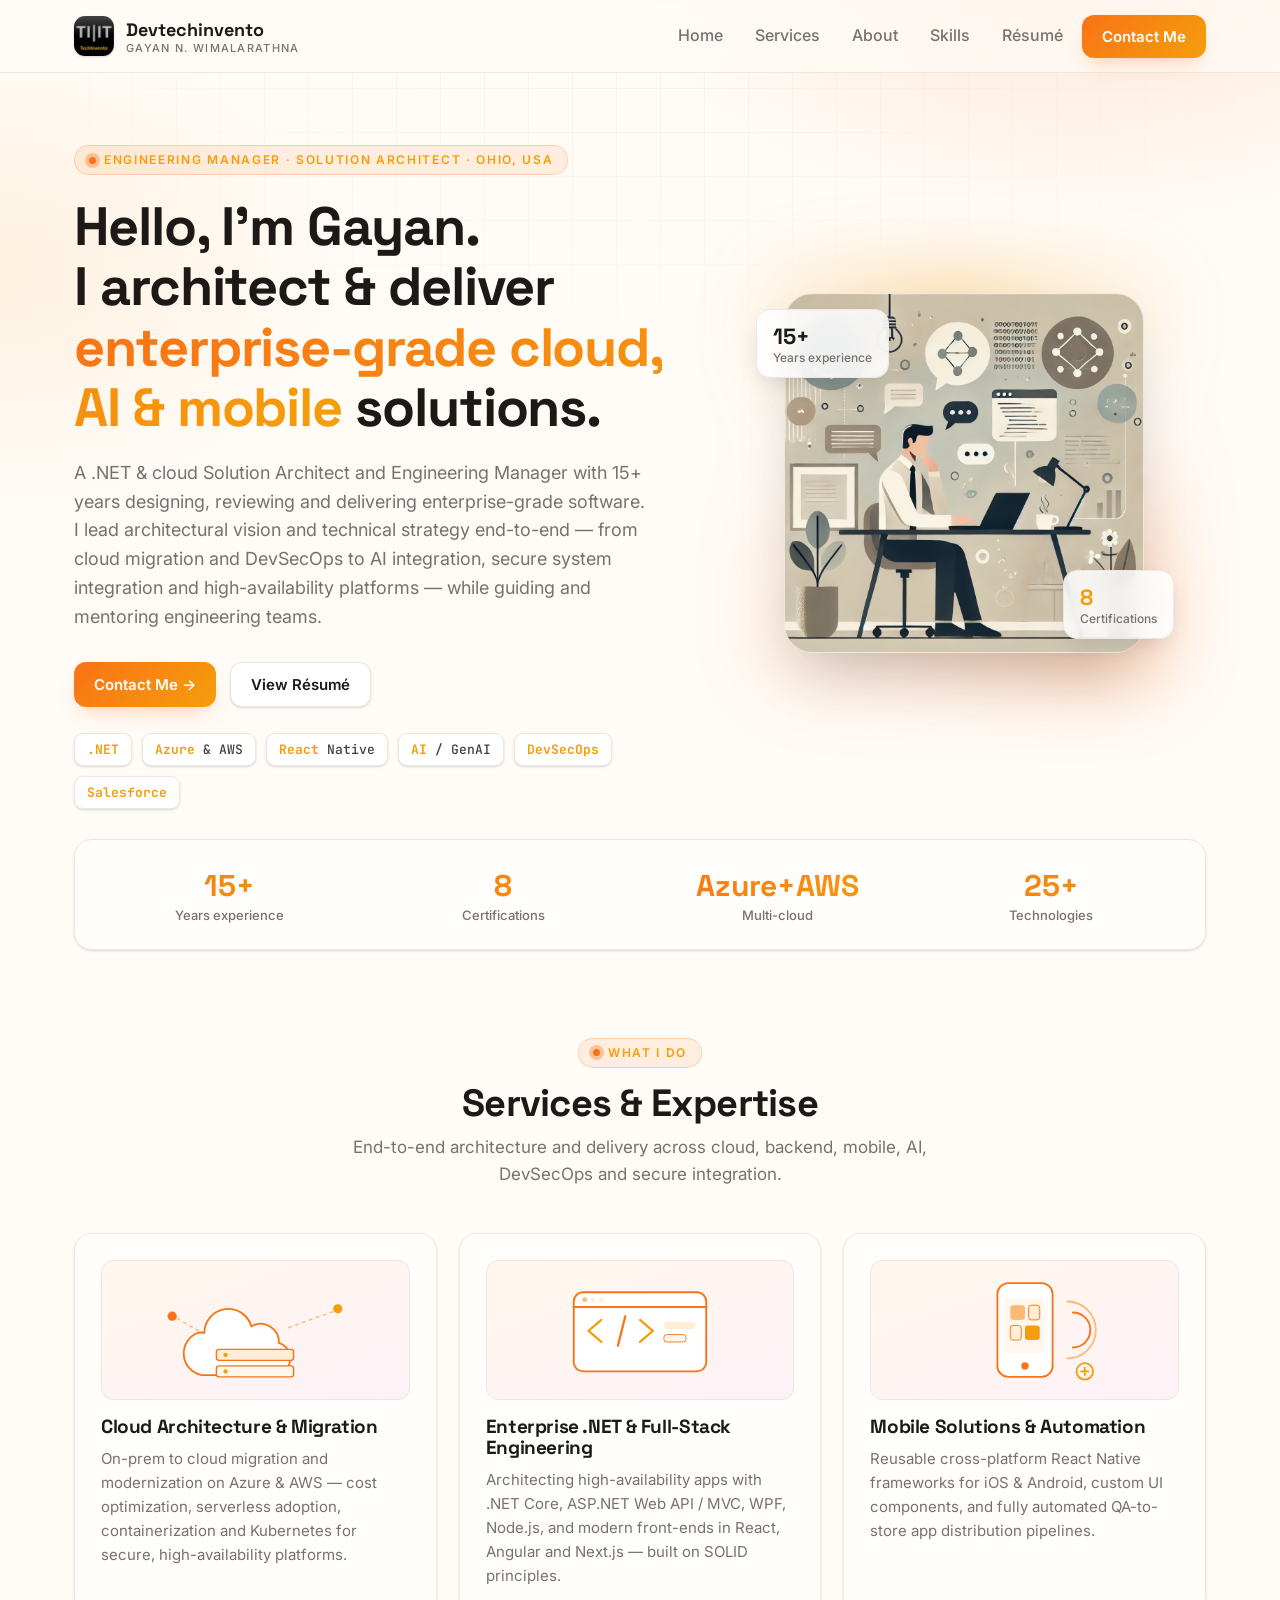
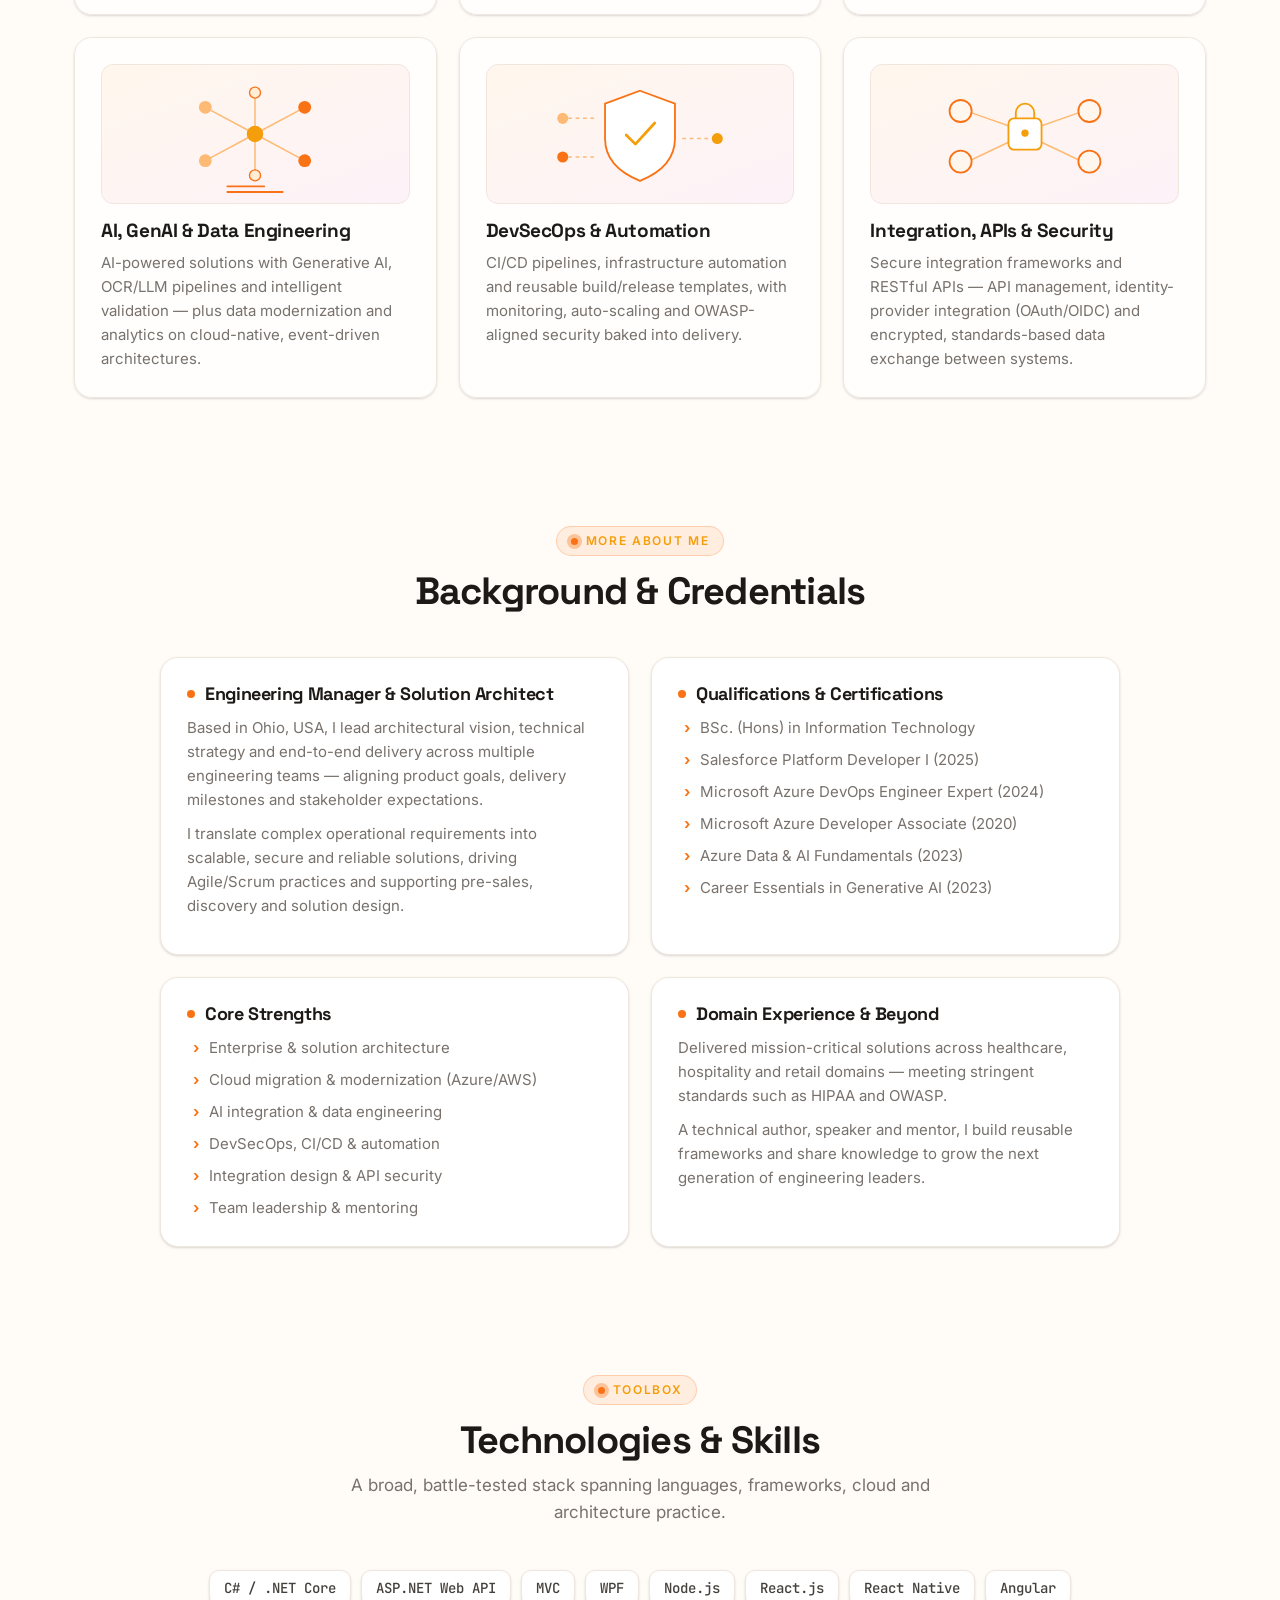
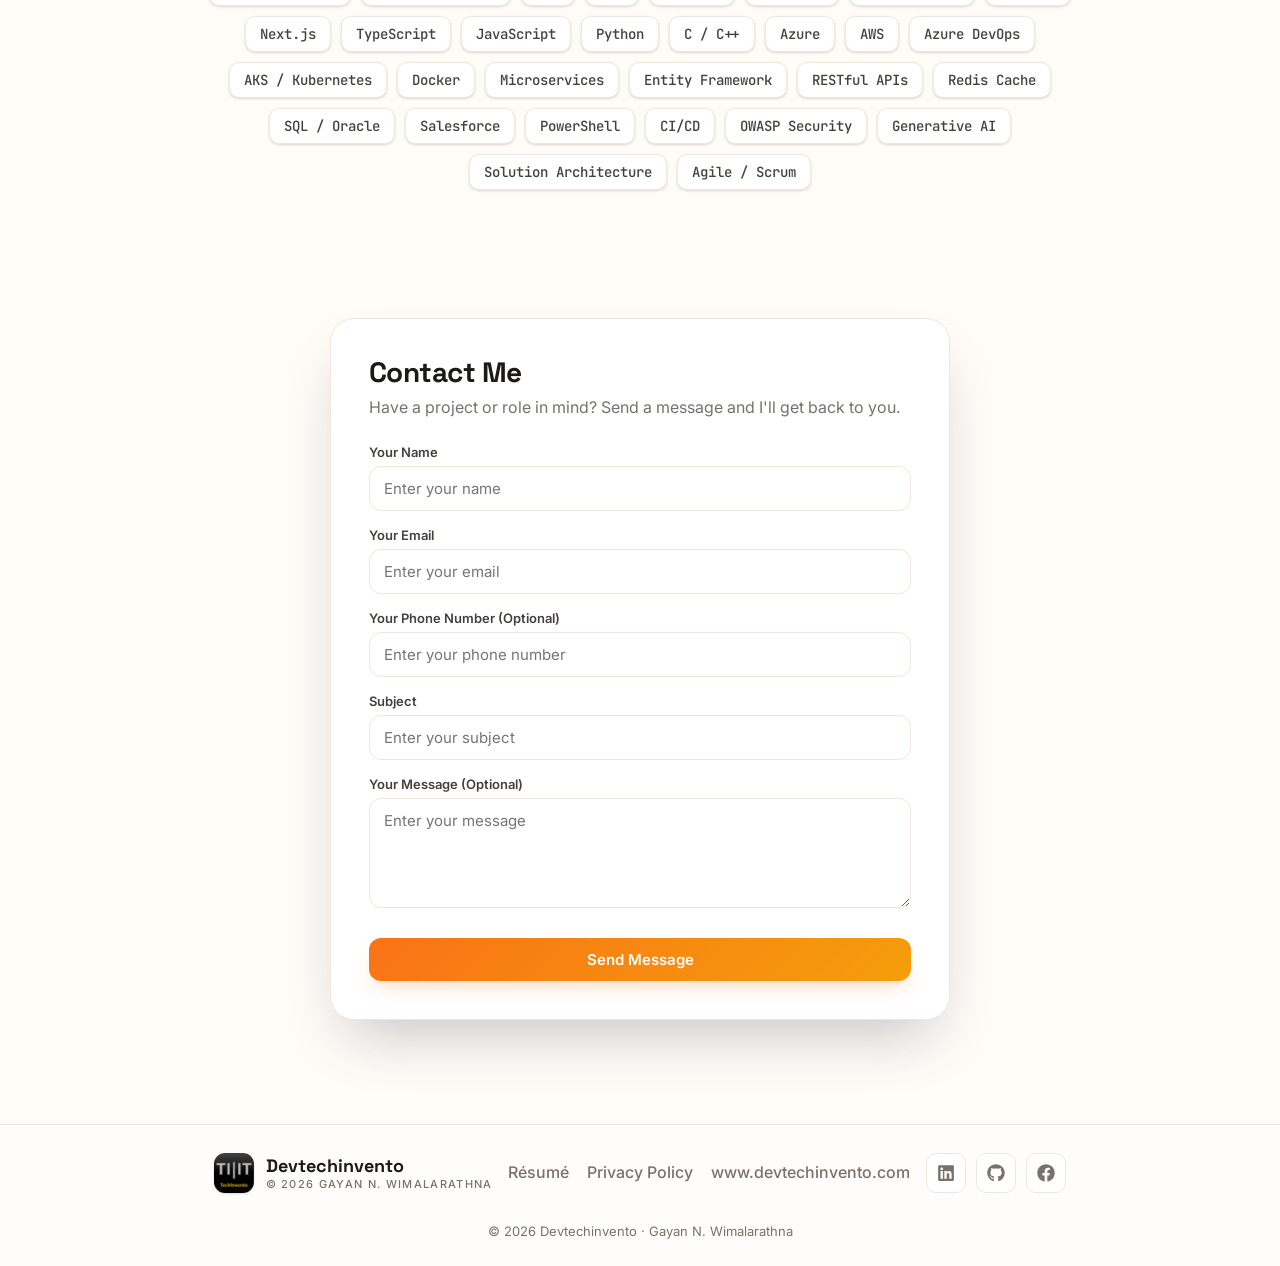
<file: index.html>
<!doctype html><html lang="en"><head><meta charset="utf-8"/><link rel="icon" href="./favicon.ico"/><meta name="viewport" content="width=device-width,initial-scale=1"/><meta name="theme-color" content="#000000"/><meta name="description" content="Web site created using create-react-app"/><link rel="apple-touch-icon" href="./logo.png"/><link rel="manifest" href="./manifest.json"/><title>Devtechinvento by Gayan N. Wimalarathna</title><link rel="preconnect" href="https://fonts.googleapis.com"><link rel="preconnect" href="https://fonts.gstatic.com" crossorigin><link href="https://fonts.googleapis.com/css2?family=Space+Grotesk:wght@500;600;700&family=Inter:wght@400;500;600;700&family=JetBrains+Mono:wght@500&display=swap" rel="stylesheet"><script async src="https://www.googletagmanager.com/gtag/js?id=G-KMHWHFSXY2"></script><script>function gtag(){dataLayer.push(arguments)}window.dataLayer=window.dataLayer||[],gtag("js",new Date),gtag("config","G-KMHWHFSXY2")</script><script id="usercentrics-cmp" src="https://web.cmp.usercentrics.eu/ui/loader.js" data-settings-id="2JQtDsUoTkPlQz" async></script><script defer="defer" src="./static/js/main.a3ef1c4e.js"></script><link href="./static/css/main.49dd3108.css" rel="stylesheet"></head><body><noscript>You need to enable JavaScript to run this app.</noscript><div id="root"></div></body></html>
</file>
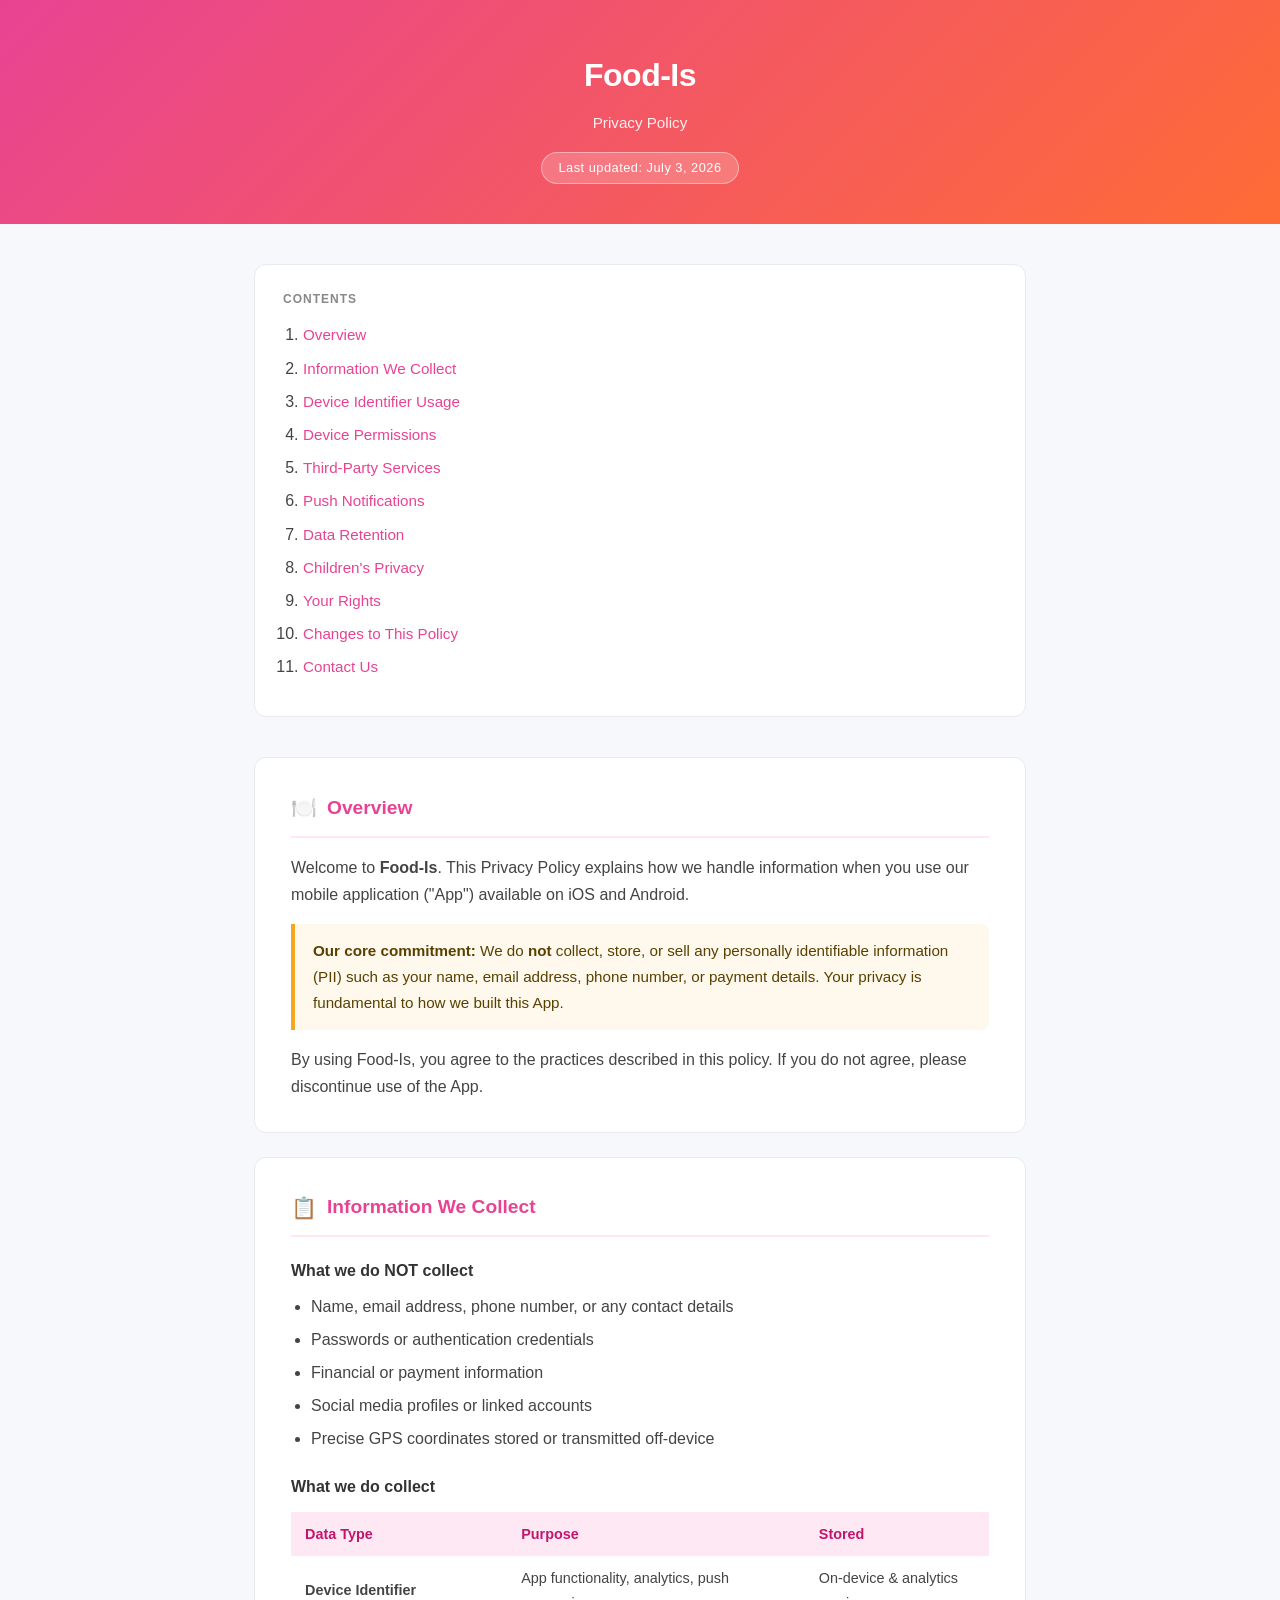
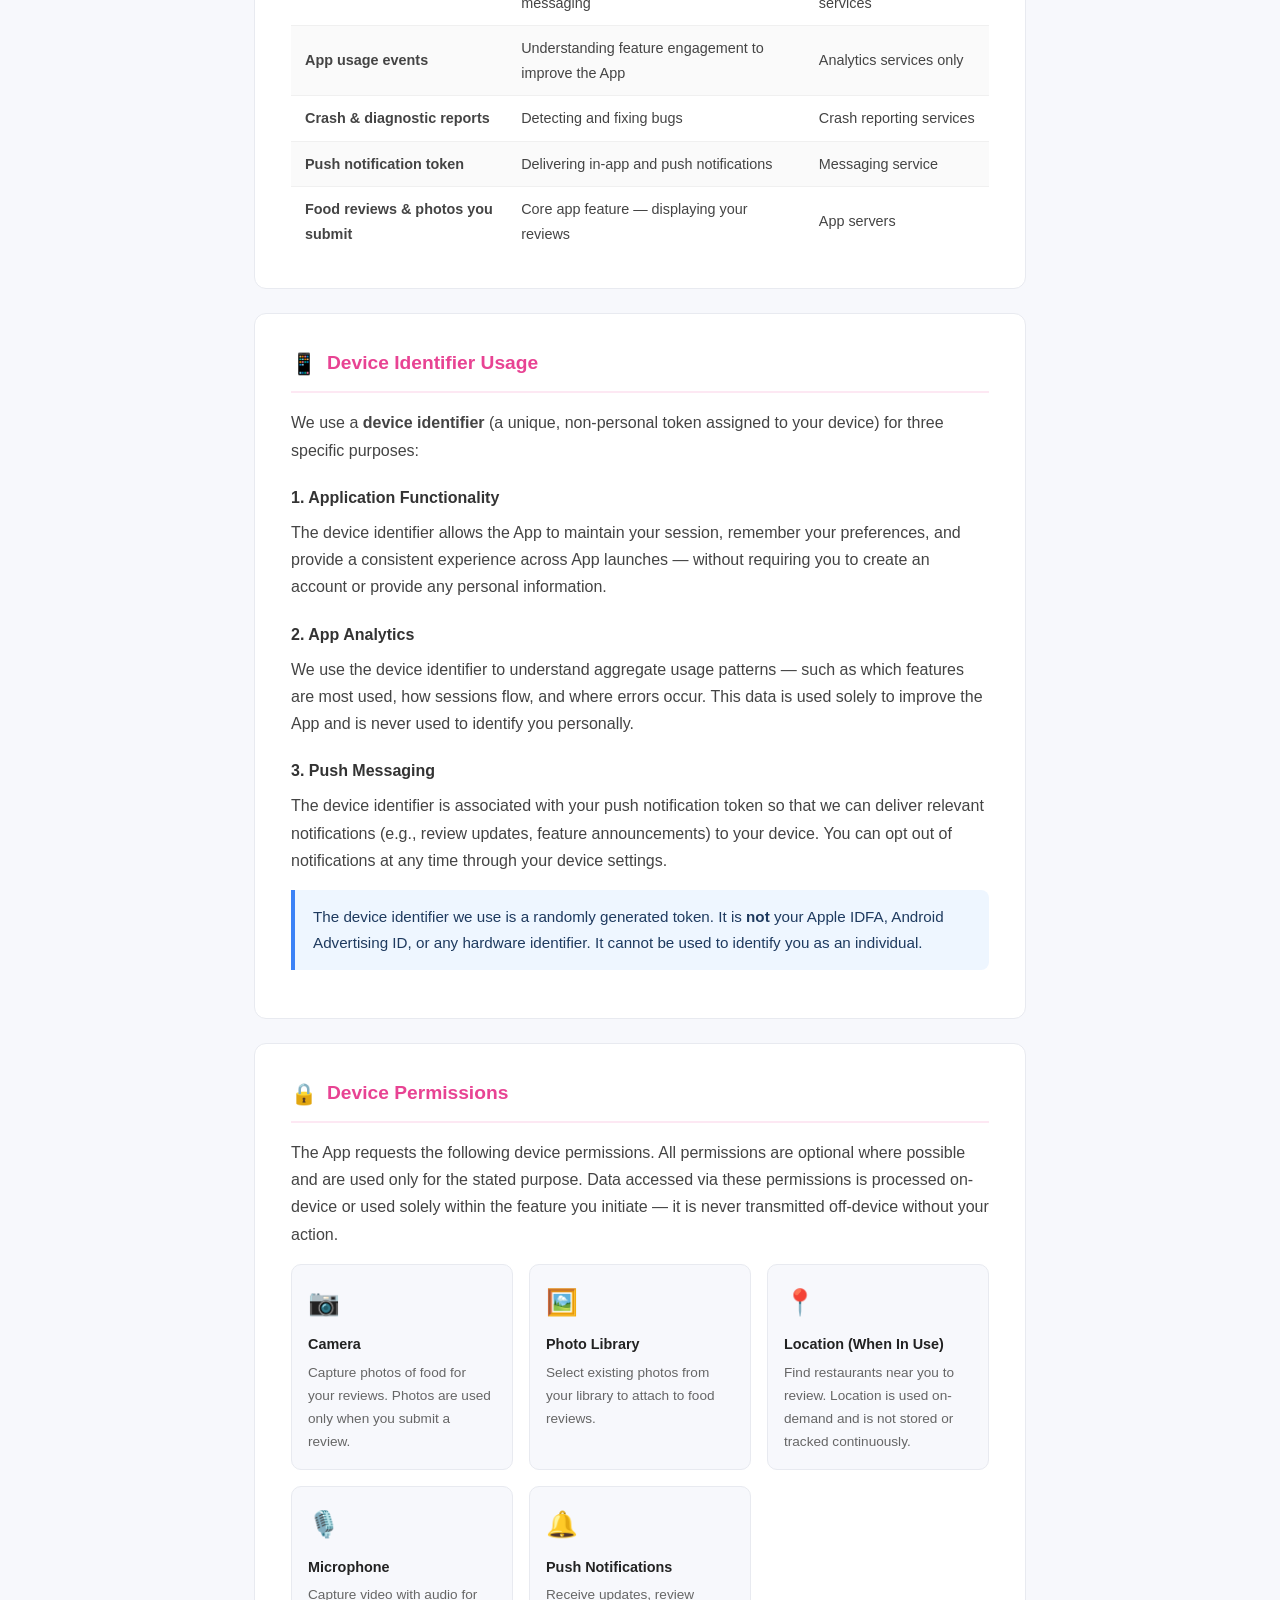
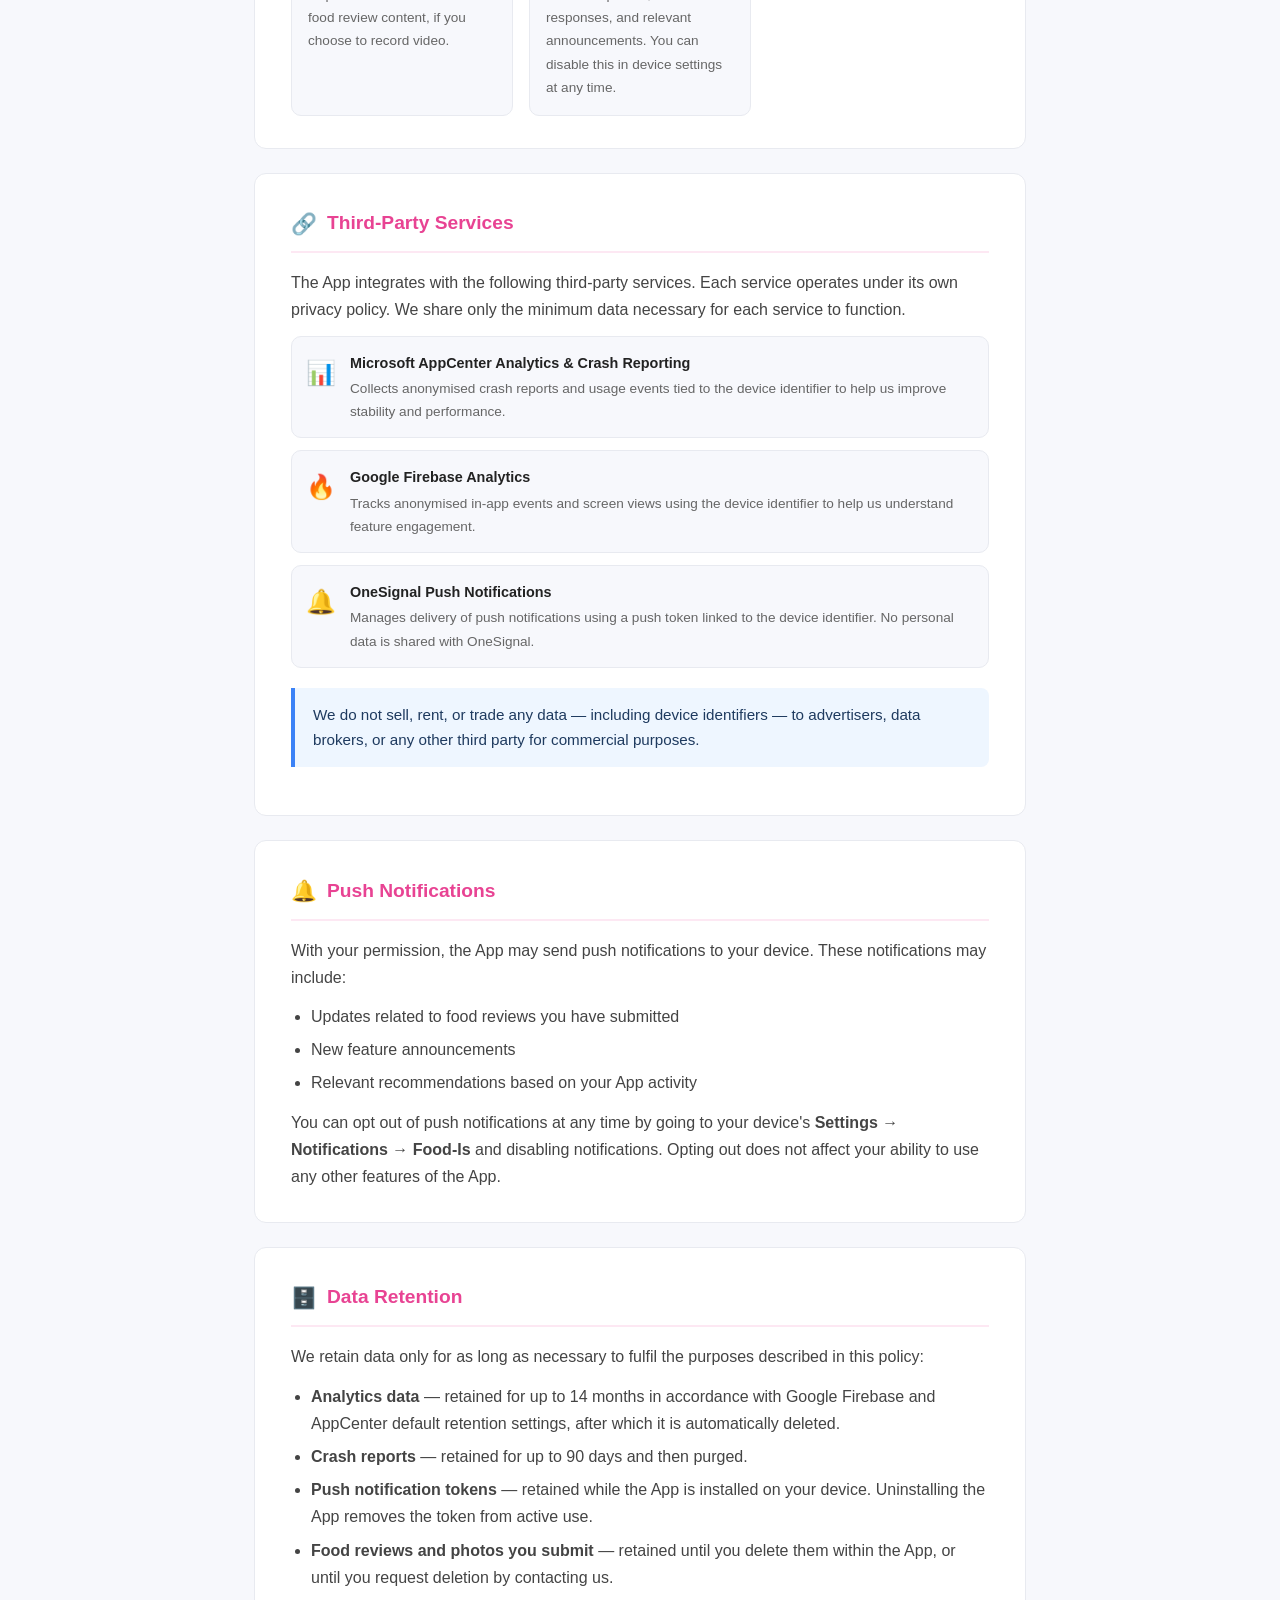
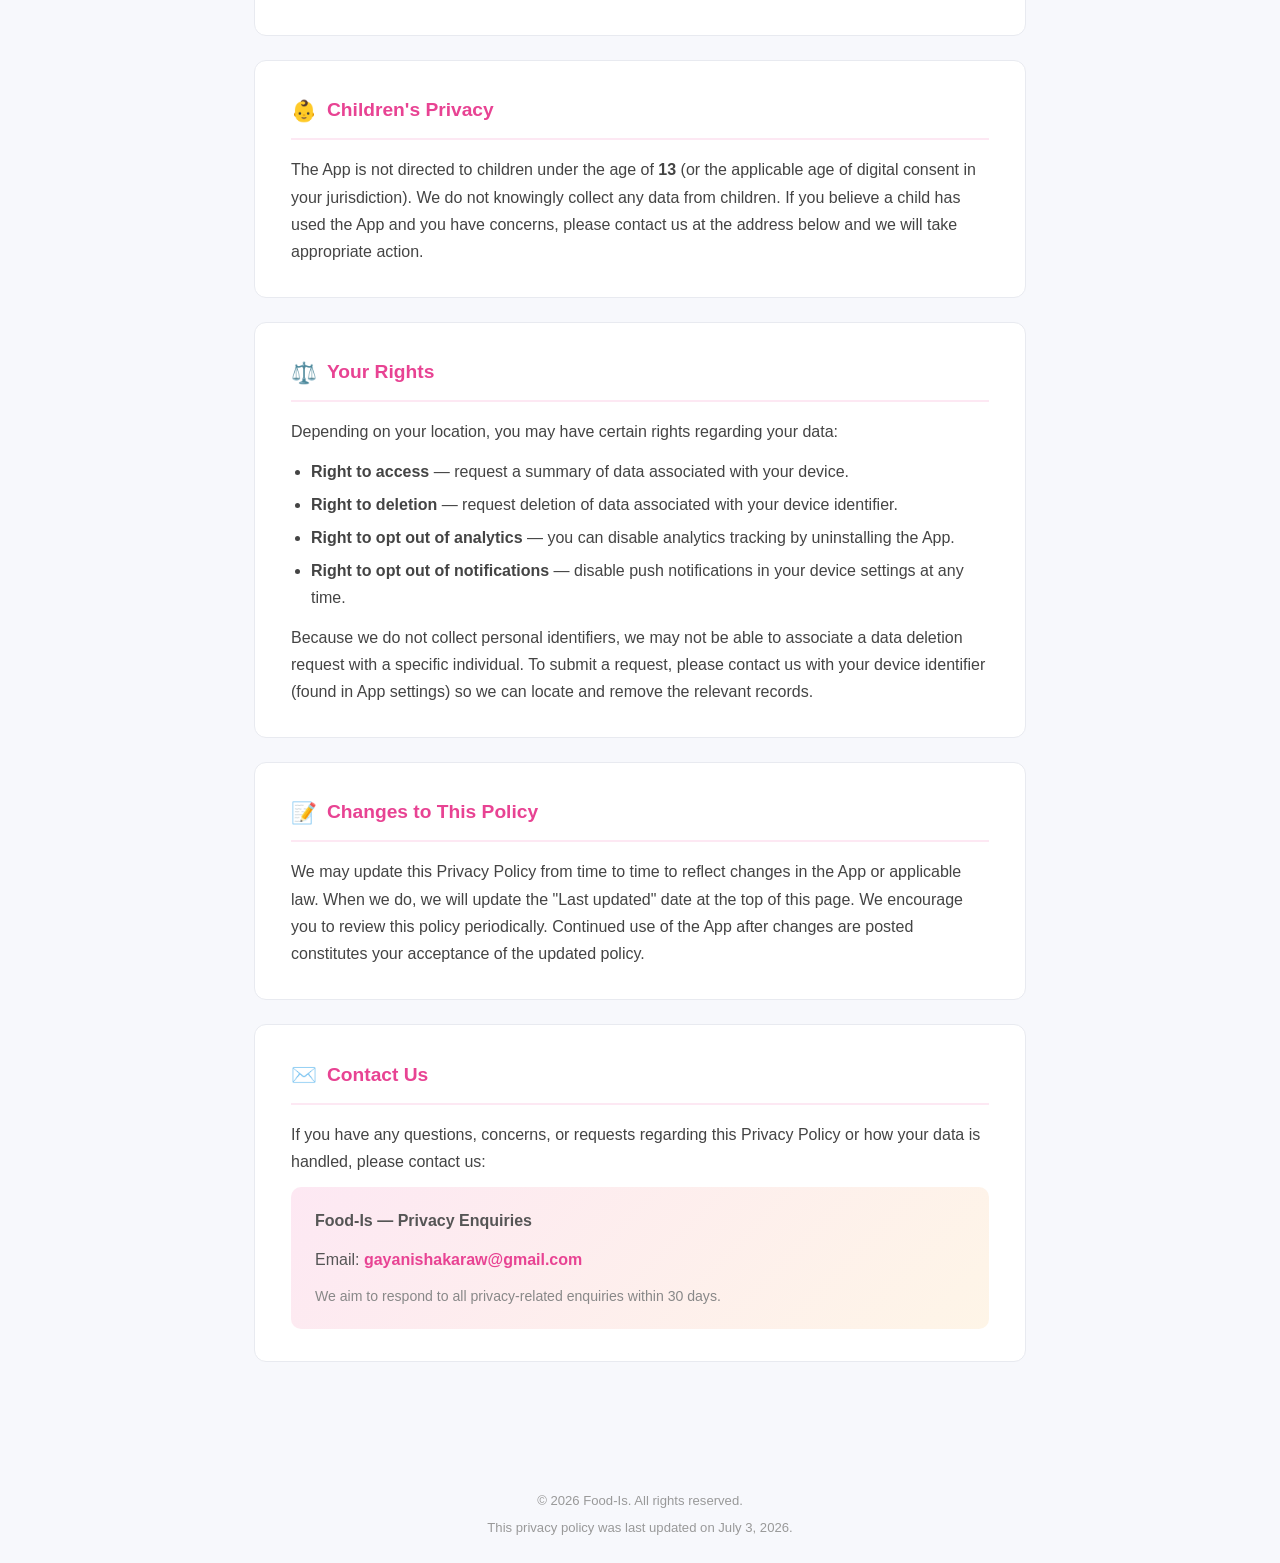
<file: static/apps-privacy-policy.html>
<!DOCTYPE html>
<html lang="en">
<head>
  <meta charset="UTF-8" />
  <meta name="viewport" content="width=device-width, initial-scale=1.0" />
  <title>Privacy Policy – Food-Is</title>
  <style>
    *, *::before, *::after { box-sizing: border-box; margin: 0; padding: 0; }

    body {
      font-family: -apple-system, BlinkMacSystemFont, "Segoe UI", Roboto, Helvetica, Arial, sans-serif;
      font-size: 16px;
      line-height: 1.7;
      color: #1a1a2e;
      background: #f7f8fc;
    }

    header {
      background: linear-gradient(135deg, #e84393 0%, #ff6b35 100%);
      color: #fff;
      padding: 48px 24px 40px;
      text-align: center;
    }

    header h1 {
      font-size: 2rem;
      font-weight: 700;
      letter-spacing: -0.5px;
    }

    header p {
      margin-top: 8px;
      font-size: 0.95rem;
      opacity: 0.9;
    }

    .badge {
      display: inline-block;
      margin-top: 16px;
      background: rgba(255,255,255,0.2);
      border: 1px solid rgba(255,255,255,0.4);
      border-radius: 20px;
      padding: 4px 16px;
      font-size: 0.8rem;
      letter-spacing: 0.5px;
    }

    main {
      max-width: 820px;
      margin: 0 auto;
      padding: 40px 24px 80px;
    }

    .toc {
      background: #fff;
      border: 1px solid #e8eaf0;
      border-radius: 12px;
      padding: 24px 28px;
      margin-bottom: 40px;
    }

    .toc h2 {
      font-size: 0.75rem;
      font-weight: 700;
      text-transform: uppercase;
      letter-spacing: 1px;
      color: #888;
      margin-bottom: 12px;
    }

    .toc ol {
      padding-left: 20px;
    }

    .toc li {
      margin: 6px 0;
    }

    .toc a {
      color: #e84393;
      text-decoration: none;
      font-size: 0.95rem;
    }

    .toc a:hover { text-decoration: underline; }

    section {
      background: #fff;
      border: 1px solid #e8eaf0;
      border-radius: 12px;
      padding: 32px 36px;
      margin-bottom: 24px;
    }

    section h2 {
      font-size: 1.2rem;
      font-weight: 700;
      color: #e84393;
      margin-bottom: 16px;
      padding-bottom: 10px;
      border-bottom: 2px solid #fde8f3;
      display: flex;
      align-items: center;
      gap: 10px;
    }

    section h2 .icon {
      font-size: 1.3rem;
    }

    section h3 {
      font-size: 1rem;
      font-weight: 600;
      color: #333;
      margin: 20px 0 8px;
    }

    section p {
      color: #444;
      margin-bottom: 12px;
    }

    section p:last-child { margin-bottom: 0; }

    ul, ol {
      padding-left: 20px;
      color: #444;
      margin-bottom: 12px;
    }

    li { margin: 6px 0; }

    .highlight-box {
      background: #fef9ec;
      border-left: 4px solid #f5a623;
      border-radius: 0 8px 8px 0;
      padding: 14px 18px;
      margin: 16px 0;
      color: #5a4000;
      font-size: 0.95rem;
    }

    .info-box {
      background: #eef6ff;
      border-left: 4px solid #3b82f6;
      border-radius: 0 8px 8px 0;
      padding: 14px 18px;
      margin: 16px 0;
      color: #1e3a5f;
      font-size: 0.95rem;
    }

    .permission-grid {
      display: grid;
      grid-template-columns: repeat(auto-fit, minmax(220px, 1fr));
      gap: 16px;
      margin-top: 16px;
    }

    .permission-card {
      background: #f7f8fc;
      border: 1px solid #e8eaf0;
      border-radius: 10px;
      padding: 16px;
    }

    .permission-card .perm-icon {
      font-size: 1.6rem;
      margin-bottom: 8px;
    }

    .permission-card h4 {
      font-size: 0.9rem;
      font-weight: 700;
      color: #222;
      margin-bottom: 4px;
    }

    .permission-card p {
      font-size: 0.85rem;
      color: #666;
      margin: 0;
    }

    table {
      width: 100%;
      border-collapse: collapse;
      font-size: 0.9rem;
      margin-top: 12px;
    }

    th {
      background: #fde8f3;
      color: #c0166c;
      text-align: left;
      padding: 10px 14px;
      font-weight: 600;
    }

    td {
      padding: 10px 14px;
      border-bottom: 1px solid #f0f0f0;
      color: #444;
    }

    tr:last-child td { border-bottom: none; }
    tr:nth-child(even) td { background: #fafafa; }

    .third-party-list {
      display: flex;
      flex-direction: column;
      gap: 12px;
      margin-top: 12px;
    }

    .third-party-item {
      display: flex;
      align-items: flex-start;
      gap: 14px;
      padding: 14px;
      background: #f7f8fc;
      border: 1px solid #e8eaf0;
      border-radius: 10px;
    }

    .third-party-item .tp-icon {
      font-size: 1.5rem;
      flex-shrink: 0;
      margin-top: 2px;
    }

    .third-party-item h4 {
      font-size: 0.9rem;
      font-weight: 700;
      color: #222;
      margin-bottom: 2px;
    }

    .third-party-item p {
      font-size: 0.85rem;
      color: #666;
      margin: 0;
    }

    .contact-box {
      background: linear-gradient(135deg, #fde8f3 0%, #fef5e7 100%);
      border-radius: 10px;
      padding: 20px 24px;
      margin-top: 12px;
    }

    .contact-box p { color: #555; }

    .contact-box a {
      color: #e84393;
      font-weight: 600;
      text-decoration: none;
    }

    .contact-box a:hover { text-decoration: underline; }

    footer {
      text-align: center;
      padding: 24px;
      font-size: 0.82rem;
      color: #999;
    }

    @media (max-width: 600px) {
      section { padding: 24px 20px; }
      header h1 { font-size: 1.5rem; }
    }
  </style>
</head>
<body>

<header>
  <h1>Food-Is</h1>
  <p>Privacy Policy</p>
  <span class="badge">Last updated: July 3, 2026</span>
</header>

<main>

  <nav class="toc">
    <h2>Contents</h2>
    <ol>
      <li><a href="#overview">Overview</a></li>
      <li><a href="#information-we-collect">Information We Collect</a></li>
      <li><a href="#device-id">Device Identifier Usage</a></li>
      <li><a href="#device-permissions">Device Permissions</a></li>
      <li><a href="#third-party">Third-Party Services</a></li>
      <li><a href="#push-notifications">Push Notifications</a></li>
      <li><a href="#data-retention">Data Retention</a></li>
      <li><a href="#childrens-privacy">Children's Privacy</a></li>
      <li><a href="#your-rights">Your Rights</a></li>
      <li><a href="#changes">Changes to This Policy</a></li>
      <li><a href="#contact">Contact Us</a></li>
    </ol>
  </nav>

  <!-- 1. Overview -->
  <section id="overview">
    <h2><span class="icon">🍽️</span> Overview</h2>
    <p>
      Welcome to <strong>Food-Is</strong>. This Privacy Policy explains how we handle information
      when you use our mobile application ("App") available on iOS and Android.
    </p>
    <div class="highlight-box">
      <strong>Our core commitment:</strong> We do <strong>not</strong> collect, store, or sell
      any personally identifiable information (PII) such as your name, email address, phone number,
      or payment details. Your privacy is fundamental to how we built this App.
    </div>
    <p>
      By using Food-Is, you agree to the practices described in this policy. If you do not agree,
      please discontinue use of the App.
    </p>
  </section>

  <!-- 2. Information We Collect -->
  <section id="information-we-collect">
    <h2><span class="icon">📋</span> Information We Collect</h2>

    <h3>What we do NOT collect</h3>
    <ul>
      <li>Name, email address, phone number, or any contact details</li>
      <li>Passwords or authentication credentials</li>
      <li>Financial or payment information</li>
      <li>Social media profiles or linked accounts</li>
      <li>Precise GPS coordinates stored or transmitted off-device</li>
    </ul>

    <h3>What we do collect</h3>
    <table>
      <thead>
        <tr>
          <th>Data Type</th>
          <th>Purpose</th>
          <th>Stored</th>
        </tr>
      </thead>
      <tbody>
        <tr>
          <td><strong>Device Identifier</strong></td>
          <td>App functionality, analytics, push messaging</td>
          <td>On-device &amp; analytics services</td>
        </tr>
        <tr>
          <td><strong>App usage events</strong></td>
          <td>Understanding feature engagement to improve the App</td>
          <td>Analytics services only</td>
        </tr>
        <tr>
          <td><strong>Crash &amp; diagnostic reports</strong></td>
          <td>Detecting and fixing bugs</td>
          <td>Crash reporting services</td>
        </tr>
        <tr>
          <td><strong>Push notification token</strong></td>
          <td>Delivering in-app and push notifications</td>
          <td>Messaging service</td>
        </tr>
        <tr>
          <td><strong>Food reviews &amp; photos you submit</strong></td>
          <td>Core app feature — displaying your reviews</td>
          <td>App servers</td>
        </tr>
      </tbody>
    </table>
  </section>

  <!-- 3. Device ID -->
  <section id="device-id">
    <h2><span class="icon">📱</span> Device Identifier Usage</h2>
    <p>
      We use a <strong>device identifier</strong> (a unique, non-personal token assigned to your
      device) for three specific purposes:
    </p>

    <h3>1. Application Functionality</h3>
    <p>
      The device identifier allows the App to maintain your session, remember your preferences,
      and provide a consistent experience across App launches — without requiring you to create
      an account or provide any personal information.
    </p>

    <h3>2. App Analytics</h3>
    <p>
      We use the device identifier to understand aggregate usage patterns — such as which features
      are most used, how sessions flow, and where errors occur. This data is used solely to improve
      the App and is never used to identify you personally.
    </p>

    <h3>3. Push Messaging</h3>
    <p>
      The device identifier is associated with your push notification token so that we can deliver
      relevant notifications (e.g., review updates, feature announcements) to your device. You can
      opt out of notifications at any time through your device settings.
    </p>

    <div class="info-box">
      The device identifier we use is a randomly generated token. It is <strong>not</strong> your
      Apple IDFA, Android Advertising ID, or any hardware identifier. It cannot be used to identify
      you as an individual.
    </div>
  </section>

  <!-- 4. Device Permissions -->
  <section id="device-permissions">
    <h2><span class="icon">🔒</span> Device Permissions</h2>
    <p>
      The App requests the following device permissions. All permissions are optional where possible
      and are used only for the stated purpose. Data accessed via these permissions is processed
      on-device or used solely within the feature you initiate — it is never transmitted off-device
      without your action.
    </p>

    <div class="permission-grid">
      <div class="permission-card">
        <div class="perm-icon">📷</div>
        <h4>Camera</h4>
        <p>Capture photos of food for your reviews. Photos are used only when you submit a review.</p>
      </div>
      <div class="permission-card">
        <div class="perm-icon">🖼️</div>
        <h4>Photo Library</h4>
        <p>Select existing photos from your library to attach to food reviews.</p>
      </div>
      <div class="permission-card">
        <div class="perm-icon">📍</div>
        <h4>Location (When In Use)</h4>
        <p>Find restaurants near you to review. Location is used on-demand and is not stored or tracked continuously.</p>
      </div>
      <div class="permission-card">
        <div class="perm-icon">🎙️</div>
        <h4>Microphone</h4>
        <p>Capture video with audio for food review content, if you choose to record video.</p>
      </div>
      <div class="permission-card">
        <div class="perm-icon">🔔</div>
        <h4>Push Notifications</h4>
        <p>Receive updates, review responses, and relevant announcements. You can disable this in device settings at any time.</p>
      </div>
    </div>
  </section>

  <!-- 5. Third-Party Services -->
  <section id="third-party">
    <h2><span class="icon">🔗</span> Third-Party Services</h2>
    <p>
      The App integrates with the following third-party services. Each service operates under its own
      privacy policy. We share only the minimum data necessary for each service to function.
    </p>

    <div class="third-party-list">
      <div class="third-party-item">
        <div class="tp-icon">📊</div>
        <div>
          <h4>Microsoft AppCenter Analytics &amp; Crash Reporting</h4>
          <p>Collects anonymised crash reports and usage events tied to the device identifier to help us improve stability and performance.</p>
        </div>
      </div>
      <div class="third-party-item">
        <div class="tp-icon">🔥</div>
        <div>
          <h4>Google Firebase Analytics</h4>
          <p>Tracks anonymised in-app events and screen views using the device identifier to help us understand feature engagement.</p>
        </div>
      </div>
      <div class="third-party-item">
        <div class="tp-icon">🔔</div>
        <div>
          <h4>OneSignal Push Notifications</h4>
          <p>Manages delivery of push notifications using a push token linked to the device identifier. No personal data is shared with OneSignal.</p>
        </div>
      </div>
    </div>

    <div class="info-box" style="margin-top:20px;">
      We do not sell, rent, or trade any data — including device identifiers — to advertisers,
      data brokers, or any other third party for commercial purposes.
    </div>
  </section>

  <!-- 6. Push Notifications -->
  <section id="push-notifications">
    <h2><span class="icon">🔔</span> Push Notifications</h2>
    <p>
      With your permission, the App may send push notifications to your device. These notifications
      may include:
    </p>
    <ul>
      <li>Updates related to food reviews you have submitted</li>
      <li>New feature announcements</li>
      <li>Relevant recommendations based on your App activity</li>
    </ul>
    <p>
      You can opt out of push notifications at any time by going to your device's
      <strong>Settings → Notifications → Food-Is</strong> and disabling notifications.
      Opting out does not affect your ability to use any other features of the App.
    </p>
  </section>

  <!-- 7. Data Retention -->
  <section id="data-retention">
    <h2><span class="icon">🗄️</span> Data Retention</h2>
    <p>
      We retain data only for as long as necessary to fulfil the purposes described in this policy:
    </p>
    <ul>
      <li>
        <strong>Analytics data</strong> — retained for up to 14 months in accordance with
        Google Firebase and AppCenter default retention settings, after which it is automatically deleted.
      </li>
      <li>
        <strong>Crash reports</strong> — retained for up to 90 days and then purged.
      </li>
      <li>
        <strong>Push notification tokens</strong> — retained while the App is installed on your device.
        Uninstalling the App removes the token from active use.
      </li>
      <li>
        <strong>Food reviews and photos you submit</strong> — retained until you delete them within
        the App, or until you request deletion by contacting us.
      </li>
    </ul>
  </section>

  <!-- 8. Children's Privacy -->
  <section id="childrens-privacy">
    <h2><span class="icon">👶</span> Children's Privacy</h2>
    <p>
      The App is not directed to children under the age of <strong>13</strong> (or the applicable
      age of digital consent in your jurisdiction). We do not knowingly collect any data from
      children. If you believe a child has used the App and you have concerns, please contact us
      at the address below and we will take appropriate action.
    </p>
  </section>

  <!-- 9. Your Rights -->
  <section id="your-rights">
    <h2><span class="icon">⚖️</span> Your Rights</h2>
    <p>
      Depending on your location, you may have certain rights regarding your data:
    </p>
    <ul>
      <li><strong>Right to access</strong> — request a summary of data associated with your device.</li>
      <li><strong>Right to deletion</strong> — request deletion of data associated with your device identifier.</li>
      <li><strong>Right to opt out of analytics</strong> — you can disable analytics tracking by uninstalling the App.</li>
      <li><strong>Right to opt out of notifications</strong> — disable push notifications in your device settings at any time.</li>
    </ul>
    <p>
      Because we do not collect personal identifiers, we may not be able to associate a data deletion
      request with a specific individual. To submit a request, please contact us with your device
      identifier (found in App settings) so we can locate and remove the relevant records.
    </p>
  </section>

  <!-- 10. Changes -->
  <section id="changes">
    <h2><span class="icon">📝</span> Changes to This Policy</h2>
    <p>
      We may update this Privacy Policy from time to time to reflect changes in the App or
      applicable law. When we do, we will update the "Last updated" date at the top of this page.
      We encourage you to review this policy periodically. Continued use of the App after changes
      are posted constitutes your acceptance of the updated policy.
    </p>
  </section>

  <!-- 11. Contact -->
  <section id="contact">
    <h2><span class="icon">✉️</span> Contact Us</h2>
    <p>
      If you have any questions, concerns, or requests regarding this Privacy Policy or how your
      data is handled, please contact us:
    </p>
    <div class="contact-box">
      <p><strong>Food-Is — Privacy Enquiries</strong></p>
      <p>Email: <a href="mailto:gayanishakaraw@gmail.com">gayanishakaraw@gmail.com</a></p>
      <p style="margin-top:8px; font-size:0.88rem; color:#888;">
        We aim to respond to all privacy-related enquiries within 30 days.
      </p>
    </div>
  </section>

</main>

<footer>
  <p>&copy; 2026 Food-Is. All rights reserved.</p>
  <p style="margin-top:4px;">This privacy policy was last updated on July 3, 2026.</p>
</footer>

</body>
</html>
</file>
<file: static/css/main.49dd3108.css>
:root{--bg:#fffbf7;--surface:#fff;--text:#1c1917;--muted:#78716c;--accent:#f97316;--accent-2:#f59e0b;--border:#efe6dd;--ring:#f9731659;--shadow-sm:0 1px 2px #0f172a0f,0 1px 3px #0f172a1a;--shadow-md:0 8px 24px -8px #0f172a2e;--shadow-lg:0 30px 60px -20px #0f172a40;--radius:18px;--maxw:1180px}*{box-sizing:border-box;margin:0;padding:0}html{scroll-behavior:smooth}body{-webkit-font-smoothing:antialiased;-moz-osx-font-smoothing:grayscale;background:#fffbf7;background:var(--bg);color:#1c1917;color:var(--text);font-family:Inter,system-ui,sans-serif;line-height:1.6;overflow-x:hidden}body:before{background:radial-gradient(60% 50% at 85% -5%,#f9731629,#0000 60%),radial-gradient(45% 45% at 0 30%,#f59e0b1a,#0000 60%),#fffbf7;background:radial-gradient(60% 50% at 85% -5%,#f9731629,#0000 60%),radial-gradient(45% 45% at 0 30%,#f59e0b1a,#0000 60%),var(--bg);z-index:-2}body:after,body:before{content:"";inset:0;position:fixed}body:after{background-image:linear-gradient(#efe6dd 1px,#0000 0),linear-gradient(90deg,#efe6dd 1px,#0000 0);background-image:linear-gradient(var(--border) 1px,#0000 1px),linear-gradient(90deg,var(--border) 1px,#0000 1px);background-size:44px 44px;-webkit-mask-image:radial-gradient(70% 55% at 50% 0,#000,#0000 75%);mask-image:radial-gradient(70% 55% at 50% 0,#000,#0000 75%);opacity:.5;z-index:-1}h1,h2,h3{color:#1c1917;color:var(--text);font-family:Space Grotesk,sans-serif;letter-spacing:-.02em;line-height:1.12}a{color:inherit;cursor:pointer;text-decoration:none}code{font-family:JetBrains Mono,Menlo,Monaco,Consolas,monospace}.container{margin:0 auto;max-width:1180px;max-width:var(--maxw);padding:0 24px}.eyebrow{align-items:center;background:#f973161a;border:1px solid #f9731640;border-radius:999px;color:#f59e0b;color:var(--accent-2);display:inline-flex;font:600 12px/1 Inter;gap:8px;letter-spacing:.14em;padding:8px 14px;text-transform:uppercase}.eyebrow .dot{background:#f97316;background:var(--accent);border-radius:50%;box-shadow:0 0 0 4px #f9731659;box-shadow:0 0 0 4px var(--ring);height:7px;width:7px}.mark{border-radius:11px;box-shadow:0 1px 2px #0f172a0f,0 1px 3px #0f172a1a;box-shadow:var(--shadow-sm);flex:none;height:40px;object-fit:cover;width:40px}.btn{align-items:center;border:none;border-radius:12px;cursor:pointer;display:inline-flex;font:600 15px Inter;gap:8px;padding:12px 20px;text-align:center;transition:.2s}.btn-primary{background:linear-gradient(135deg,#f97316,#f59e0b);background:linear-gradient(135deg,var(--accent),var(--accent-2));box-shadow:0 10px 20px -8px #f9731659;box-shadow:0 10px 20px -8px var(--ring);color:#fff}.btn-primary:hover{box-shadow:0 16px 28px -10px #f9731659;box-shadow:0 16px 28px -10px var(--ring);transform:translateY(-2px)}.btn-ghost{background:#fff;background:var(--surface);border:1px solid #efe6dd;border:1px solid var(--border);box-shadow:0 1px 2px #0f172a0f,0 1px 3px #0f172a1a;box-shadow:var(--shadow-sm);color:#1c1917;color:var(--text)}.btn-ghost:hover{border-color:#f97316;border-color:var(--accent);color:#f59e0b;color:var(--accent-2)}.nav{-webkit-backdrop-filter:blur(14px);backdrop-filter:blur(14px);background:#fffbf7b8;border-bottom:1px solid #efe6dd;border-bottom:1px solid var(--border);position:sticky;top:0;z-index:50}.nav-inner{height:72px;justify-content:space-between}.brand,.nav-inner{align-items:center;display:flex}.brand{color:#1c1917;color:var(--text);font:700 18px Space Grotesk;gap:12px}.brand small{color:#78716c;color:var(--muted);display:block;font:500 11px Inter;letter-spacing:.12em;text-transform:uppercase}.nav-links{align-items:center;display:flex;gap:6px}.nav-links a{border-radius:10px;color:#78716c;color:var(--muted);font-weight:500;padding:9px 13px;transition:.18s}.nav-links a:hover{background:#0f172a0a;color:#1c1917;color:var(--text)}.nav-links a.btn-primary{color:#fff}.hero{padding:72px 0 24px}.hero-grid{grid-gap:56px;align-items:center;display:grid;gap:56px;grid-template-columns:1.1fr .9fr}.hero h1{font-size:clamp(34px,4.4vw,54px);font-weight:700;margin:22px 0 20px}.hero h1 .grad{background:linear-gradient(120deg,#f97316,#f59e0b);background:linear-gradient(120deg,var(--accent),var(--accent-2));-webkit-background-clip:text;background-clip:text;color:#0000}.hero p{color:#78716c;color:var(--muted);font-size:18px;max-width:580px}.hero-cta{gap:14px;margin:30px 0 26px}.chips,.hero-cta{display:flex;flex-wrap:wrap}.chips{gap:10px}.chip{background:#fff;background:var(--surface);border:1px solid #efe6dd;border:1px solid var(--border);border-radius:9px;box-shadow:0 1px 2px #0f172a0f,0 1px 3px #0f172a1a;box-shadow:var(--shadow-sm);color:#44403c;font:500 13px JetBrains Mono;padding:7px 12px}.chip b{color:#f59e0b;color:var(--accent-2)}.portrait-wrap{justify-self:center;position:relative}.portrait{background:radial-gradient(120% 120% at 30% 10%,#f973162e,#0000 55%),#efe0d5;border:1px solid #efe6dd;border:1px solid var(--border);border-radius:28px;box-shadow:0 30px 60px -20px #0f172a40;box-shadow:var(--shadow-lg);height:min(360px,80vw);object-fit:cover;width:min(360px,80vw)}.portrait-glow{background:conic-gradient(from 140deg,#f97316,#0000 40%,#f59e0b,#0000 80%,#f97316);background:conic-gradient(from 140deg,var(--accent),#0000 40%,var(--accent-2),#0000 80%,var(--accent));border-radius:40px;filter:blur(38px);inset:-24px;opacity:.35;position:absolute;z-index:-1}.float-card{-webkit-backdrop-filter:blur(10px);backdrop-filter:blur(10px);background:#ffffffd9;border:1px solid #efe6dd;border:1px solid var(--border);border-radius:14px;box-shadow:0 8px 24px -8px #0f172a2e;box-shadow:var(--shadow-md);padding:12px 16px;position:absolute}.float-card .n{color:#1c1917;color:var(--text);font:700 22px Space Grotesk}.float-card .l{color:#78716c;color:var(--muted);font:500 12px Inter}.fc-1{left:-28px;top:16px}.fc-2{bottom:22px;right:-30px}.fc-2 .n{color:#f59e0b;color:var(--accent-2)}.stats{grid-gap:18px;-webkit-backdrop-filter:blur(12px);backdrop-filter:blur(12px);background:#ffffffa8;border:1px solid #efe6dd;border:1px solid var(--border);border-radius:18px;border-radius:var(--radius);box-shadow:0 1px 2px #0f172a0f,0 1px 3px #0f172a1a;box-shadow:var(--shadow-sm);display:grid;gap:18px;grid-template-columns:repeat(4,1fr);margin:30px auto 0;max-width:1180px;max-width:var(--maxw);padding:26px}.stat{text-align:center}.stat .n{background:linear-gradient(120deg,#f97316,#f59e0b);background:linear-gradient(120deg,var(--accent),var(--accent-2));-webkit-background-clip:text;background-clip:text;color:#0000;font:700 30px Space Grotesk}.stat .l{color:#78716c;color:var(--muted);font:500 13px Inter;margin-top:2px}section.block{padding:64px 0}.section-head{margin:0 auto 44px;max-width:660px;text-align:center}.section-head h2{font-size:clamp(26px,3vw,38px);margin:14px 0 10px}.section-head p{color:#78716c;color:var(--muted);font-size:17px}.cards{grid-gap:22px;display:grid;gap:22px;grid-template-columns:repeat(auto-fit,minmax(300px,1fr))}.gcard{-webkit-backdrop-filter:blur(12px);backdrop-filter:blur(12px);background:#ffffffb3;border:1px solid #efe6dd;border:1px solid var(--border);border-radius:18px;border-radius:var(--radius);box-shadow:0 1px 2px #0f172a0f,0 1px 3px #0f172a1a;box-shadow:var(--shadow-sm);overflow:hidden;padding:26px;position:relative;transition:.25s}.gcard:before{background:linear-gradient(90deg,#f97316,#f59e0b);background:linear-gradient(90deg,var(--accent),var(--accent-2));content:"";height:3px;inset:0 0 auto 0;opacity:0;position:absolute;transition:.25s}.gcard:hover{border-color:#f9731659;border-color:var(--ring);box-shadow:0 8px 24px -8px #0f172a2e;box-shadow:var(--shadow-md);transform:translateY(-6px)}.gcard:hover:before{opacity:1}.gcard h3{font-size:19px;margin:16px 0 10px}.gcard p{color:#78716c;color:var(--muted);font-size:15px}.svg-thumb{background:linear-gradient(160deg,#fff7ed,#fdf2f8);border:1px solid #efe6dd;border:1px solid var(--border);border-radius:12px;display:block;height:140px;overflow:hidden;width:100%}.svg-thumb img,.svg-thumb svg{display:block;height:100%;object-fit:contain;width:100%}.pods{grid-gap:22px;display:grid;gap:22px;grid-template-columns:repeat(2,1fr);margin:0 auto;max-width:960px}.pod{background:#fff;background:var(--surface);border:1px solid #efe6dd;border:1px solid var(--border);border-radius:18px;border-radius:var(--radius);box-shadow:0 1px 2px #0f172a0f,0 1px 3px #0f172a1a;box-shadow:var(--shadow-sm);padding:26px;transition:.25s}.pod:hover{box-shadow:0 8px 24px -8px #0f172a2e;box-shadow:var(--shadow-md);transform:translateY(-3px)}.pod h3{align-items:center;display:flex;font-size:18px;gap:10px;margin-bottom:12px}.pod h3 .tag{background:#f97316;background:var(--accent);border-radius:50%;flex:none;height:8px;width:8px}.pod ul{grid-gap:8px;display:grid;gap:8px;list-style:none}.pod li{color:#78716c;color:var(--muted);font-size:15px;padding-left:22px;position:relative}.pod li:before{color:#f97316;color:var(--accent);content:"›";font-weight:700;left:6px;position:absolute}.pod p{color:#78716c;color:var(--muted);font-size:15px;margin-bottom:10px}.skills{display:flex;flex-wrap:wrap;gap:10px;justify-content:center;margin:0 auto;max-width:900px}.skill{background:#fff;background:var(--surface);border:1px solid #efe6dd;border:1px solid var(--border);border-radius:10px;box-shadow:0 1px 2px #0f172a0f,0 1px 3px #0f172a1a;box-shadow:var(--shadow-sm);color:#44403c;font:500 14px JetBrains Mono;padding:8px 14px;transition:.2s}.skill:hover{border-color:#f97316;border-color:var(--accent);color:#f59e0b;color:var(--accent-2);transform:translateY(-2px)}.contact-wrap{background:#fff;background:var(--surface);border:1px solid #efe6dd;border:1px solid var(--border);border-radius:24px;box-shadow:0 30px 60px -20px #0f172a40;box-shadow:var(--shadow-lg);margin:0 auto;max-width:620px;padding:38px}.contact-wrap h2{font-size:28px;margin-bottom:6px}.contact-wrap .sub{color:#78716c;color:var(--muted);margin-bottom:24px}.field{margin-bottom:16px;text-align:left}.field label{color:#44403c;display:block;font:600 13px Inter;margin-bottom:6px}.field input,.field textarea{background:#fff;border:1px solid #efe6dd;border:1px solid var(--border);border-radius:12px;color:#1c1917;color:var(--text);font:400 15px Inter;padding:12px 14px;transition:.18s;width:100%}.field input:focus,.field textarea:focus{border-color:#f97316;border-color:var(--accent);box-shadow:0 0 0 4px #f9731659;box-shadow:0 0 0 4px var(--ring);outline:none}.field textarea{min-height:110px;resize:vertical}.contact-wrap .btn-primary{justify-content:center;margin-top:6px;width:100%}.status-message{color:#f59e0b;color:var(--accent-2);font-weight:600;margin-top:14px;text-align:center}footer{background:#fff9;border-top:1px solid #efe6dd;border-top:1px solid var(--border);margin-top:40px}.foot{align-items:center;display:flex;flex-wrap:wrap;gap:16px;justify-content:center;padding:28px 0}.foot .brand small{color:#78716c;color:var(--muted)}.foot .foot-links{align-items:center;display:flex;flex-wrap:wrap;gap:18px}.foot .foot-links a{color:#78716c;color:var(--muted);font-weight:500;transition:.18s}.foot .foot-links a:hover{color:#f59e0b;color:var(--accent-2)}.foot .socials{display:flex;gap:10px}.foot .socials a{background:#fff;background:var(--surface);border:1px solid #efe6dd;border:1px solid var(--border);border-radius:10px;color:#78716c;color:var(--muted);display:grid;height:40px;place-items:center;transition:.2s;width:40px}.foot .socials a:hover{border-color:#f97316;border-color:var(--accent);color:#f59e0b;color:var(--accent-2)}.copy{color:#78716c;color:var(--muted);font-size:13px;padding-bottom:24px;text-align:center}.rhero{padding:60px 0 20px}.rhero-grid{grid-gap:44px;align-items:center;display:grid;gap:44px;grid-template-columns:1.2fr .8fr}.rhero h1{font-size:clamp(32px,4vw,50px);margin:18px 0 8px}.rhero .role{color:#f59e0b;color:var(--accent-2);font:600 18px Inter;margin-bottom:14px}.rhero p{color:#78716c;color:var(--muted);font-size:17px;max-width:600px}.rhero-cta{gap:12px;margin-top:24px}.meta,.rhero-cta{display:flex;flex-wrap:wrap}.meta{gap:10px;margin-top:18px}.meta span{background:#fff;background:var(--surface);border:1px solid #efe6dd;border:1px solid var(--border);border-radius:9px;box-shadow:0 1px 2px #0f172a0f,0 1px 3px #0f172a1a;box-shadow:var(--shadow-sm);color:#44403c;font:500 13px JetBrains Mono;padding:7px 12px}.rstats{grid-gap:16px;-webkit-backdrop-filter:blur(12px);backdrop-filter:blur(12px);background:#ffffffb3;border:1px solid #efe6dd;border:1px solid var(--border);border-radius:18px;border-radius:var(--radius);box-shadow:0 8px 24px -8px #0f172a2e;box-shadow:var(--shadow-md);display:grid;gap:16px;grid-template-columns:repeat(2,1fr);padding:24px}.rstat{text-align:center}.rstat .n{background:linear-gradient(120deg,#f97316,#f59e0b);background:linear-gradient(120deg,var(--accent),var(--accent-2));-webkit-background-clip:text;background-clip:text;color:#0000;font:700 30px Space Grotesk}.rstat .l{color:#78716c;color:var(--muted);font:500 12px Inter}.sec-title{align-items:center;display:flex;gap:12px;margin-bottom:26px}.sec-title h2{font-size:clamp(24px,2.6vw,32px)}.sec-title .line{background:#efe6dd;background:var(--border);flex:1 1;height:1px}.card{background:#fff;background:var(--surface);border:1px solid #efe6dd;border:1px solid var(--border);border-radius:18px;border-radius:var(--radius);box-shadow:0 1px 2px #0f172a0f,0 1px 3px #0f172a1a;box-shadow:var(--shadow-sm);padding:28px}.lead{color:#78716c;color:var(--muted);font-size:17px;max-width:900px}.timeline{border-left:2px solid #efe6dd;border-left:2px solid var(--border);margin-left:8px;padding-left:28px}.timeline,.tl{position:relative}.tl{padding-bottom:28px}.tl:last-child{padding-bottom:0}.tl:before{background:#f97316;background:var(--accent);border:3px solid #fffbf7;border:3px solid var(--bg);border-radius:50%;box-shadow:0 0 0 3px #f9731659;box-shadow:0 0 0 3px var(--ring);content:"";height:14px;left:-37px;position:absolute;top:4px;width:14px}.tl .top{align-items:baseline;display:flex;flex-wrap:wrap;gap:8px;justify-content:space-between}.tl h3{font-size:19px}.tl .when{background:#f973161a;border:1px solid #f9731638;border-radius:8px;color:#f59e0b;color:var(--accent-2);font:600 13px JetBrains Mono;padding:4px 10px}.tl ul{grid-gap:8px;display:grid;gap:8px;list-style:none;margin-top:12px}.tl li{color:#78716c;color:var(--muted);font-size:15px;padding-left:22px;position:relative}.tl li:before{color:#f97316;color:var(--accent);content:"›";font-weight:700;left:6px;position:absolute}.grid3{grid-gap:20px;display:grid;gap:20px;grid-template-columns:repeat(auto-fit,minmax(280px,1fr))}.dcard{background:#fff;background:var(--surface);border:1px solid #efe6dd;border:1px solid var(--border);border-radius:18px;border-radius:var(--radius);box-shadow:0 1px 2px #0f172a0f,0 1px 3px #0f172a1a;box-shadow:var(--shadow-sm);padding:24px;transition:.25s}.dcard:hover{border-color:#f9731659;border-color:var(--ring);box-shadow:0 8px 24px -8px #0f172a2e;box-shadow:var(--shadow-md);transform:translateY(-5px)}.dcard .ic{background:#f973161a;border:1px solid #f9731638;border-radius:12px;color:#f59e0b;color:var(--accent-2);display:grid;font:700 18px Space Grotesk;height:46px;margin-bottom:14px;place-items:center;width:46px}.dcard h3{font-size:17px;margin-bottom:8px}.dcard p{color:#78716c;color:var(--muted);font-size:14.5px}.grid2{grid-gap:20px;display:grid;gap:20px;grid-template-columns:repeat(auto-fit,minmax(320px,1fr))}.sgroup{background:#fff;background:var(--surface);border:1px solid #efe6dd;border:1px solid var(--border);border-radius:18px;border-radius:var(--radius);box-shadow:0 1px 2px #0f172a0f,0 1px 3px #0f172a1a;box-shadow:var(--shadow-sm);padding:22px}.sgroup h3{color:#f59e0b;color:var(--accent-2);font-size:15px;letter-spacing:.08em;margin-bottom:14px;text-transform:uppercase}.tags{display:flex;flex-wrap:wrap;gap:8px}.tag2{background:#fffbf7;border:1px solid #efe6dd;border:1px solid var(--border);border-radius:8px;color:#44403c;font:500 13px JetBrains Mono;padding:6px 11px}.certs{grid-gap:16px;display:grid;gap:16px;grid-template-columns:repeat(auto-fit,minmax(250px,1fr))}.cert{align-items:flex-start;background:#fff;background:var(--surface);border:1px solid #efe6dd;border:1px solid var(--border);border-radius:14px;box-shadow:0 1px 2px #0f172a0f,0 1px 3px #0f172a1a;box-shadow:var(--shadow-sm);display:flex;gap:14px;padding:18px;transition:.2s}.cert:hover{border-color:#f97316;border-color:var(--accent);box-shadow:0 8px 24px -8px #0f172a2e;box-shadow:var(--shadow-md)}.cert .badge{background:linear-gradient(135deg,#f97316,#f59e0b);background:linear-gradient(135deg,var(--accent),var(--accent-2));border-radius:10px;color:#fff;display:grid;flex:none;height:38px;place-items:center;width:38px}.cert h4{color:#1c1917;color:var(--text);font:600 15px Space Grotesk}.cert .iss{color:#78716c;color:var(--muted);font:500 13px Inter}.edu{align-items:center;display:flex;gap:16px}.edu .cap{background:#f973161a;border:1px solid #f9731638;border-radius:14px;display:grid;flex:none;height:54px;place-items:center;width:54px}.edu h3{font-size:19px}.edu p{color:#78716c;color:var(--muted);font-size:15px}@media(max-width:900px){.hero-grid{gap:40px;grid-template-columns:1fr;text-align:center}.hero p{margin:0 auto}.chips,.hero-cta{justify-content:center}.hero .eyebrow{margin:0 auto}.pods{grid-template-columns:1fr;max-width:480px}.fc-1{left:-8px}.fc-2{right:-8px}.stats{grid-template-columns:repeat(2,1fr)}}@media(max-width:860px){.rhero-grid{gap:30px;grid-template-columns:1fr}}@media(max-width:640px){.nav-links a:not(.btn-primary){display:none}}@media print{.nav,.rhero-cta,body:after,body:before{display:none}body{background:#fff}}.App{min-height:100vh}.App,.home-container{width:100%}.privacy-policy{background:var(--bg);min-height:100vh;padding-bottom:48px;position:relative;text-align:left;z-index:1}.privacy-policy .pp-hero{background:linear-gradient(135deg,var(--accent),var(--accent-2));color:#fff;overflow:hidden;padding:52px 24px 72px;position:relative;text-align:center}.privacy-policy .pp-hero:before{background:radial-gradient(60% 120% at 50% -20%,#ffffff59,#0000 60%),radial-gradient(40% 80% at 90% 120%,#ffffff24,#0000 60%);content:"";inset:0;pointer-events:none;position:absolute}.privacy-policy .pp-hero-inner{margin:0 auto;max-width:860px;position:relative;z-index:1}.privacy-policy .pp-back{color:#fff;display:inline-block;font-size:14px;font-weight:600;margin-bottom:18px;opacity:.9}.privacy-policy .pp-back:hover{opacity:1;text-decoration:underline}.privacy-policy .pp-eyebrow{background:#fff3;border:1px solid #fff6;border-radius:999px;display:inline-block;font:600 12px Inter;letter-spacing:.18em;margin-bottom:14px;padding:5px 14px;text-transform:uppercase}.privacy-policy .pp-hero h1{color:#fff;font-size:clamp(2rem,5vw,3rem);font-weight:800;letter-spacing:-1px;text-shadow:0 2px 22px #00000038}.privacy-policy .pp-updated{-webkit-backdrop-filter:blur(4px);backdrop-filter:blur(4px);background:#fff3;border:1px solid #fff6;border-radius:20px;display:inline-block;font-size:.85rem;letter-spacing:.4px;margin-top:14px;padding:5px 16px}.privacy-policy .pp-doc{background:var(--surface);border:1px solid var(--border);border-radius:22px;box-shadow:var(--shadow-lg);margin:-32px auto 0;max-width:860px;padding:44px 48px;position:relative;z-index:2}.privacy-policy .pp-doc h3{align-items:center;border-top:1px solid var(--border);color:var(--text);display:flex;font-family:Space Grotesk,sans-serif;font-size:1.18rem;font-weight:700;gap:10px;margin:38px 0 14px;padding-top:24px}.privacy-policy .pp-doc h3:before{background:linear-gradient(135deg,var(--accent),var(--accent-2));border-radius:50%;content:"";flex:none;height:9px;width:9px}.privacy-policy .pp-doc h4{color:var(--accent-2);font-family:Space Grotesk,sans-serif;font-size:1.02rem;font-weight:700;margin:22px 0 8px}.privacy-policy .pp-doc p{color:#44403c;font-size:15.5px;line-height:1.78;margin-bottom:14px}.privacy-policy .pp-doc a{color:var(--accent-2);font-weight:600;word-break:break-word}.privacy-policy .pp-doc a:hover{text-decoration:underline}.privacy-policy .pp-doc b,.privacy-policy .pp-doc strong{color:var(--text)}.privacy-policy .pp-doc p:has(>i){background:#fff7ed;border-left:4px solid var(--accent);border-radius:0 12px 12px 0;color:#7c4a12;margin:16px 0;padding:14px 18px}.privacy-policy .pp-doc p:has(>i) b{color:#7c4a12}.privacy-policy .pp-doc .list{grid-gap:9px;display:grid;gap:9px;list-style:none;margin:0 0 16px;padding-left:0}.privacy-policy .pp-doc .list li{color:#44403c;font-size:15px;line-height:1.7;padding-left:24px;position:relative;word-break:break-word}.privacy-policy .pp-doc .list li:before{color:var(--accent);content:"›";font-weight:700;left:8px;position:absolute;top:-1px}.privacy-policy .pp-doc .toc-list{grid-gap:10px;display:grid;gap:10px;grid-template-columns:repeat(auto-fit,minmax(320px,1fr))}.privacy-policy .pp-doc .toc-list li{background:#fffbf7;border:1px solid var(--border);border-radius:12px;color:var(--text);cursor:pointer;font-weight:500;padding:13px 16px 13px 34px;transition:.18s}.privacy-policy .pp-doc .toc-list li:before{color:var(--accent);content:"→";left:15px}.privacy-policy .pp-doc .toc-list li:hover{border-color:var(--accent);box-shadow:var(--shadow-sm);color:var(--accent-2);transform:translateX(3px)}.privacy-policy .pp-doc table{border:1px solid var(--border);border-collapse:collapse;border-radius:12px;font-size:14px;margin:18px 0;overflow:hidden;width:100%}.privacy-policy .pp-doc th{background:linear-gradient(135deg,#f973161f,#f59e0b1f);color:var(--text);font-weight:700;padding:12px 14px;text-align:left}.privacy-policy .pp-doc td{border-top:1px solid var(--border);color:#44403c;padding:11px 14px;vertical-align:top}.privacy-policy .pp-doc tbody tr:nth-child(2n) td{background:#fffbf7}@media (max-width:640px){.privacy-policy .pp-doc{border-radius:16px;padding:28px 20px}.privacy-policy .pp-doc .toc-list{grid-template-columns:1fr}}.apps-pp{background:#f7f8fc;color:#1a1a2e;font-family:-apple-system,BlinkMacSystemFont,Segoe UI,Roboto,Helvetica,Arial,sans-serif;font-size:16px;line-height:1.7;min-height:100vh;position:relative;z-index:1}.apps-pp *,.apps-pp :after,.apps-pp :before{box-sizing:border-box;margin:0;padding:0}.apps-pp .pp-header{background:linear-gradient(135deg,#e84393,#ff6b35);color:#fff;overflow:hidden;padding:66px 24px 58px;position:relative;text-align:center}.apps-pp .pp-header:before{background:radial-gradient(60% 120% at 50% -20%,#ffffff61,#0000 60%),radial-gradient(40% 80% at 90% 120%,#ffffff24,#0000 60%);content:"";inset:0;pointer-events:none;position:absolute}.apps-pp .pp-header-inner{align-items:center;display:flex;flex-direction:column;gap:14px;position:relative;z-index:1}.apps-pp .pp-app-icon{background:#fff3;border:1px solid #ffffff73;border-radius:22px;box-shadow:0 14px 34px -10px #00000059,inset 0 1px 0 #ffffff80;height:82px;overflow:hidden;width:82px}.apps-pp .pp-app-icon img{display:block;height:100%;object-fit:cover;width:100%}.apps-pp .pp-app-name{color:#fff;font-size:clamp(2.4rem,7vw,3.6rem);font-weight:800;letter-spacing:-1.2px;line-height:1;margin:2px 0 0;text-shadow:0 2px 24px #00000047}.apps-pp .pp-subtitle{font-size:.82rem;font-weight:600;letter-spacing:3px;margin:2px 0 0;opacity:.92;text-transform:uppercase}.apps-pp .badge{-webkit-backdrop-filter:blur(4px);backdrop-filter:blur(4px);background:#fff3;border:1px solid #fff6;border-radius:20px;display:inline-block;font-size:.8rem;letter-spacing:.5px;margin-top:6px;padding:5px 16px}.apps-pp .pp-main{margin:0 auto;max-width:820px;padding:40px 24px 80px}.apps-pp .toc{background:#fff;border:1px solid #e8eaf0;border-radius:12px;margin-bottom:40px;padding:24px 28px}.apps-pp .toc h2{color:#888;font-size:.75rem;font-weight:700;letter-spacing:1px;margin-bottom:12px;text-transform:uppercase}.apps-pp .toc ol{padding-left:20px}.apps-pp .toc li{margin:6px 0}.apps-pp .toc a{color:#e84393;font-size:.95rem;text-decoration:none}.apps-pp .toc a:hover{text-decoration:underline}.apps-pp section{background:#fff;border:1px solid #e8eaf0;border-radius:12px;margin-bottom:24px;padding:32px 36px}.apps-pp section h2{align-items:center;border-bottom:2px solid #fde8f3;color:#e84393;display:flex;font-size:1.2rem;font-weight:700;gap:10px;margin-bottom:16px;padding-bottom:10px}.apps-pp section h2 .icon{font-size:1.3rem}.apps-pp section h3{color:#333;font-size:1rem;font-weight:600;margin:20px 0 8px}.apps-pp section p{color:#444;margin-bottom:12px}.apps-pp section p:last-child{margin-bottom:0}.apps-pp ol,.apps-pp ul{color:#444;margin-bottom:12px;padding-left:20px}.apps-pp li{margin:6px 0}.apps-pp .highlight-box{background:#fef9ec;border-left:4px solid #f5a623;color:#5a4000}.apps-pp .highlight-box,.apps-pp .info-box{border-radius:0 8px 8px 0;font-size:.95rem;margin:16px 0;padding:14px 18px}.apps-pp .info-box{background:#eef6ff;border-left:4px solid #3b82f6;color:#1e3a5f}.apps-pp .permission-grid{grid-gap:16px;display:grid;gap:16px;grid-template-columns:repeat(auto-fit,minmax(220px,1fr));margin-top:16px}.apps-pp .permission-card{background:#f7f8fc;border:1px solid #e8eaf0;border-radius:10px;padding:16px}.apps-pp .permission-card .perm-icon{font-size:1.6rem;margin-bottom:8px}.apps-pp .permission-card h4{color:#222;font-size:.9rem;font-weight:700;margin-bottom:4px}.apps-pp .permission-card p{color:#666;font-size:.85rem;margin:0}.apps-pp table{border-collapse:collapse;font-size:.9rem;margin-top:12px;width:100%}.apps-pp th{background:#fde8f3;color:#c0166c;font-weight:600;padding:10px 14px;text-align:left}.apps-pp td{border-bottom:1px solid #f0f0f0;color:#444;padding:10px 14px}.apps-pp tr:last-child td{border-bottom:none}.apps-pp tr:nth-child(2n) td{background:#fafafa}.apps-pp .third-party-list{display:flex;flex-direction:column;gap:12px;margin-top:12px}.apps-pp .third-party-item{align-items:flex-start;background:#f7f8fc;border:1px solid #e8eaf0;border-radius:10px;display:flex;gap:14px;padding:14px}.apps-pp .third-party-item .tp-icon{flex-shrink:0;font-size:1.5rem;margin-top:2px}.apps-pp .third-party-item h4{color:#222;font-size:.9rem;font-weight:700;margin-bottom:2px}.apps-pp .third-party-item p{color:#666;font-size:.85rem;margin:0}.apps-pp .contact-box{background:linear-gradient(135deg,#fde8f3,#fef5e7);border-radius:10px;margin-top:12px;padding:20px 24px}.apps-pp .contact-box p{color:#555}.apps-pp .contact-box a{color:#e84393;font-weight:600;text-decoration:none}.apps-pp .contact-box a:hover{text-decoration:underline}.apps-pp .pp-footer{color:#999;font-size:.82rem;padding:24px;text-align:center}@media (max-width:600px){.apps-pp section{padding:24px 20px}.apps-pp .pp-header h1{font-size:1.5rem}}
/*# sourceMappingURL=main.49dd3108.css.map*/
</file>
